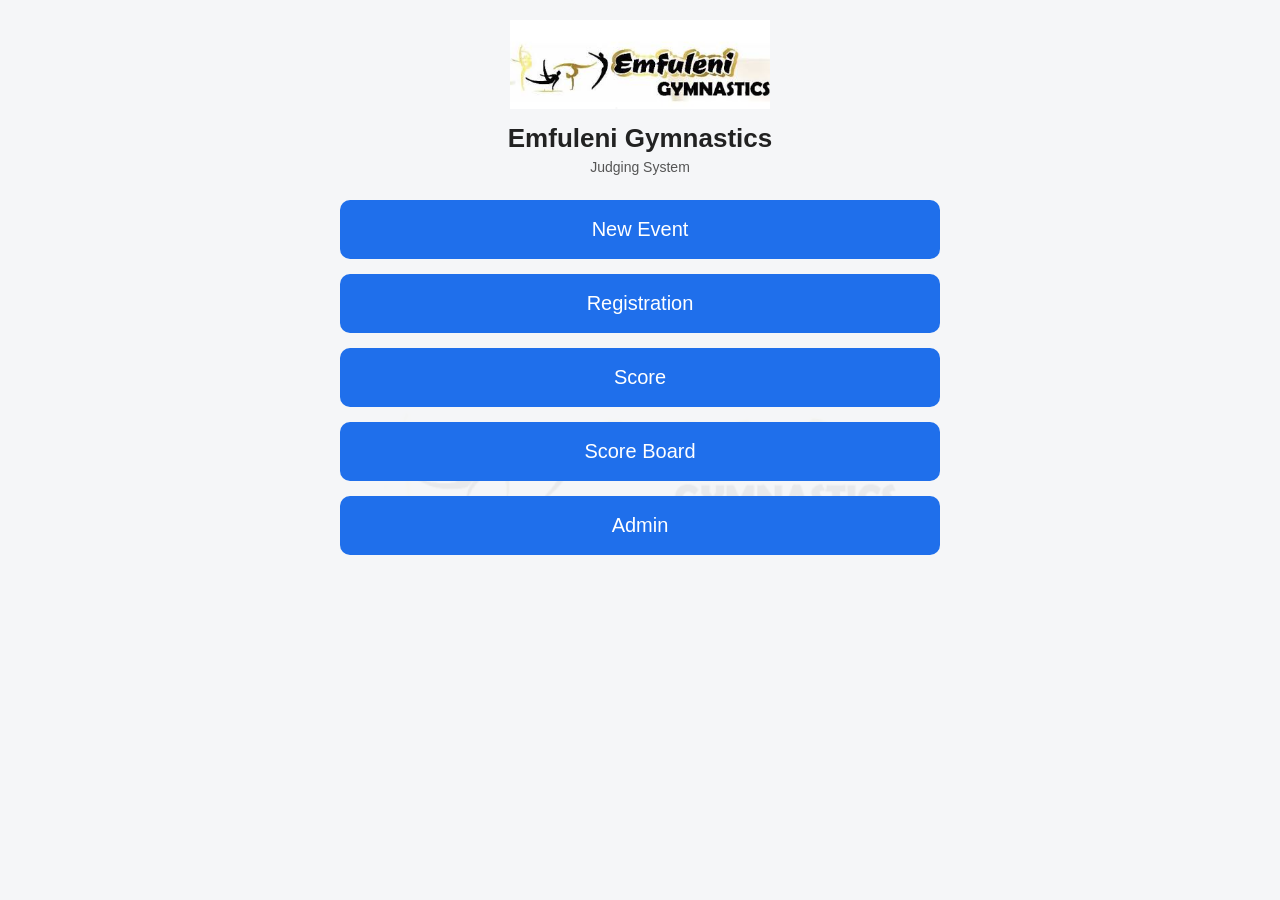
<file: index.html>
<!DOCTYPE html>
<html lang="en">
<head>
  <meta charset="UTF-8">
  <meta name="viewport" content="width=device-width, initial-scale=1.0">
  <title>Emfuleni Gymnastics</title>

  <style>
    body {
      margin: 0;
      font-family: Arial, sans-serif;
      background: #f5f6f8;
      color: #222;
      position: relative;
    }

    /* soft watermark */
    body::before {
      content: "";
      position: fixed;
      inset: 0;
      background: url("logo.png") center center / 40% no-repeat;
      opacity: 0.05;
      pointer-events: none;
      z-index: 0;
    }

    .page-wrap {
      position: relative;
      z-index: 1;
      max-width: 600px;
      margin: auto;
      padding: 20px;
    }

    /* ================= HEADER ================= */
    .top-header {
      text-align: center;
      margin-bottom: 25px;
    }

    .top-logo {
      max-width: 260px;
      width: 80%;
      height: auto;
      margin-bottom: 10px;
    }

    .top-header h1 {
      margin: 0;
      font-size: 26px;
    }

    .top-header p {
      margin: 5px 0 0 0;
      font-size: 14px;
      color: #555;
    }

    /* ================= TITLE ================= */
    .title {
      text-align: center;
      margin-bottom: 25px;
    }

    .title h1 {
      margin: 0;
      font-size: 30px;
    }

    /* ================= MENU ================= */
    .menu {
      display: flex;
      flex-direction: column;
      gap: 15px;
    }

    .menu button {
      padding: 18px;
      font-size: 20px;
      border: none;
      border-radius: 10px;
      background: #1f6feb;
      color: white;
      cursor: pointer;
      width: 100%;
    }

    .menu button:hover {
      background: #174ea6;
    }

    @media (max-width: 640px) {
      .top-logo {
        max-width: 200px;
      }

      .title h1 {
        font-size: 26px;
      }

      .menu button {
        font-size: 18px;
        padding: 16px;
      }
    }
  </style>
</head>

<body>

  <div class="page-wrap">

    <!-- LOGO TOP CENTER -->
    <div class="top-header">
      <img src="logo.png" class="top-logo" alt="Emfuleni Gymnastics">
      <h1>Emfuleni Gymnastics</h1>
      <p>Judging System</p>
    </div>

    
    <!-- MENU -->
    <div class="menu">
      <button onclick="go('new-event.html')">New Event</button>
      <button onclick="go('registration.html')">Registration</button>
      <button onclick="go('landing.html')">Score</button>
      <button onclick="go('scoreboard.html')">Score Board</button>
      <button onclick="go('admin.html')">Admin</button>
    </div>

  </div>

  <script>
    function go(page) {
      window.location.href = page;
    }
  </script>

</body>
</html>
</file>
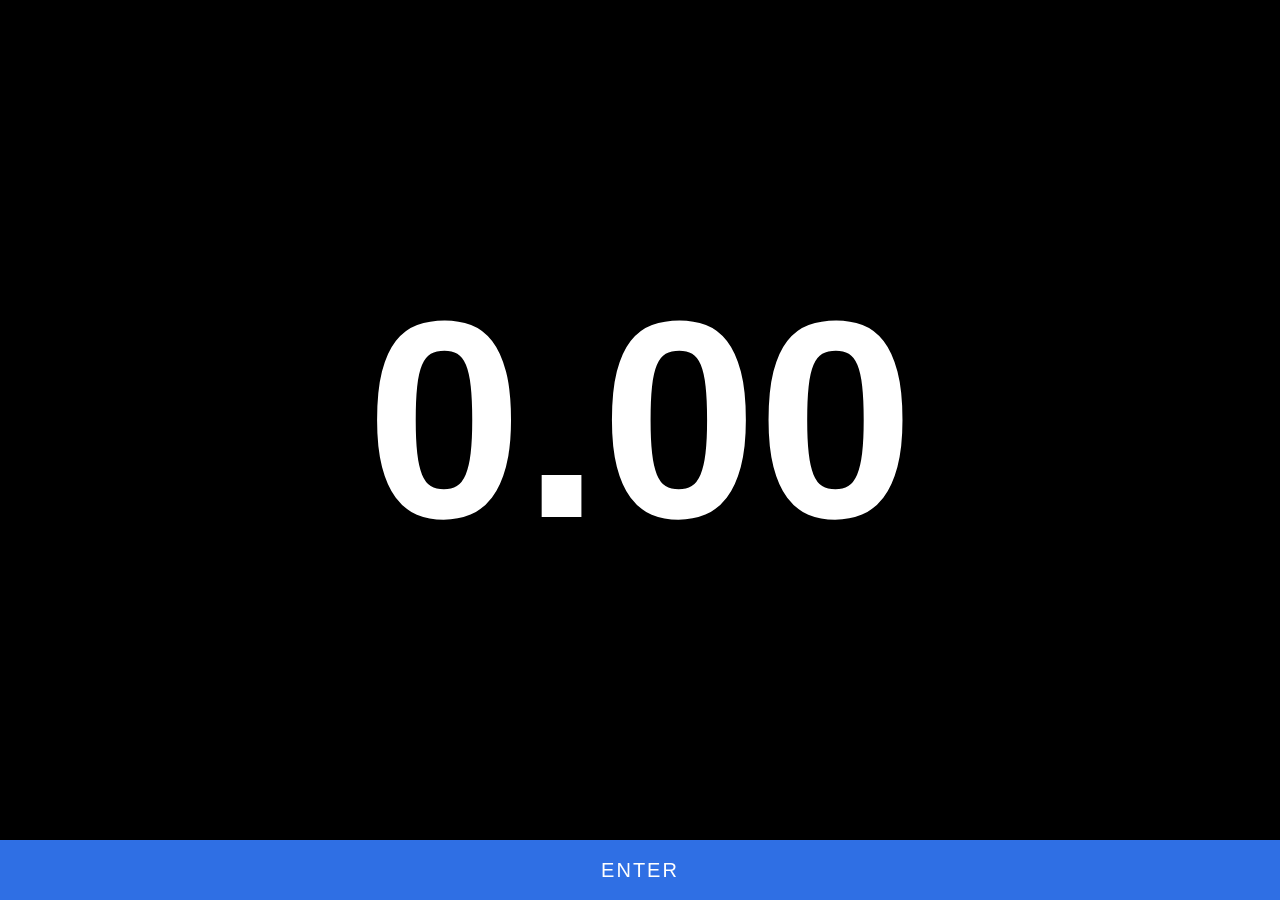
<file: display.html>
<!DOCTYPE html>
<html lang="en">
<head>
  <meta charset="UTF-8" />

  <!-- iPad magic -->
  <meta name="viewport" content="width=device-width, initial-scale=1.0">
  <meta name="apple-mobile-web-app-capable" content="yes">
  <meta name="apple-mobile-web-app-status-bar-style" content="black-translucent">

  <title>Score Display</title>

  <style>
    html, body {
      margin: 0;
      padding: 0;
      height: 100%;
      background: black;
      font-family: Arial, sans-serif;
      overflow: hidden;
    }

    .screen {
      display: flex;
      flex-direction: column;
      height: 100vh;
      width: 100vw;
    }

    .score {
      flex: 1;
      display: flex;
      align-items: center;
      justify-content: center;
      color: white;
      font-weight: bold;
      font-size: 22vw;
      text-align: center;
    }

    .enter-bar {
      height: 60px;
      background: #2f6fe4;
      color: white;
      display: flex;
      align-items: center;
      justify-content: center;
      font-size: 20px;
      letter-spacing: 2px;
      cursor: pointer;
      user-select: none;
    }

    .enter-bar:active {
      background: #1e4fb3;
    }
  </style>
</head>

<body>

  <div class="screen">
    <div id="score" class="score">0.00</div>

    <div class="enter-bar" onclick="nextScore()">
      ENTER
    </div>
  </div>

  <script src="display.js"></script>

</body>
</html>
</file>
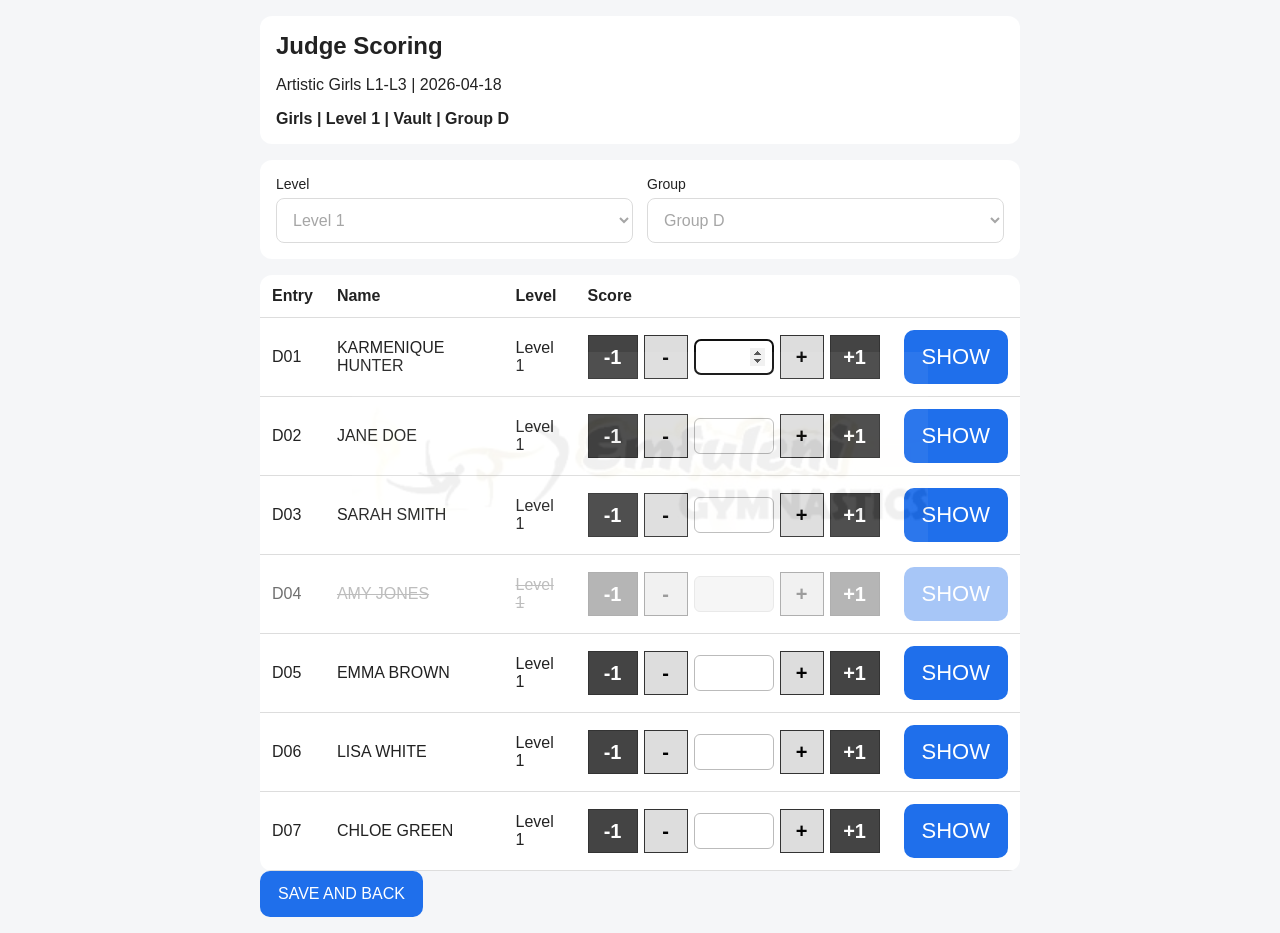
<file: judge.html>
<!DOCTYPE html>
<html lang="en">
<head>
  <meta charset="UTF-8" />
  <meta name="viewport" content="width=device-width, initial-scale=1.0"/>
  <title>Judge Scoring</title>
  <link rel="stylesheet" href="style.css" />
</head>
<body>

<div class="app">

  <div class="header">
    <h1>Judge Scoring</h1>
    <p id="eventTitle">Artistic Girls L1-L3 | 2026-04-18</p>
    <div class="context" id="contextText">Girls | Level 1 | Vault | Group D</div>
  </div>

  <div class="card selectors">
    <label>
      Level
      <select id="levelSelect">
        <option value="Level 1" selected>Level 1</option>
        <option value="Level 2">Level 2</option>
        <option value="Level 3">Level 3</option>
      </select>
    </label>

    <label>
      Group
      <select id="groupSelect">
        <option value="Group A">Group A</option>
        <option value="Group B">Group B</option>
        <option value="Group C">Group C</option>
        <option value="Group D" selected>Group D</option>
      </select>
    </label>
  </div>

  <table class="score-table">
    <thead>
      <tr>
        <th>Entry</th>
        <th>Name</th>
        <th>Level</th>
        <th>Score</th>
        <th></th>
      </tr>
    </thead>
    <tbody id="tableBody"></tbody>
  </table>

  <button class="save-back-btn" onclick="saveAndBack()">
  SAVE AND BACK
</button>

</div>

<script src="judge.js"></script>
</body>
</html>
</file>
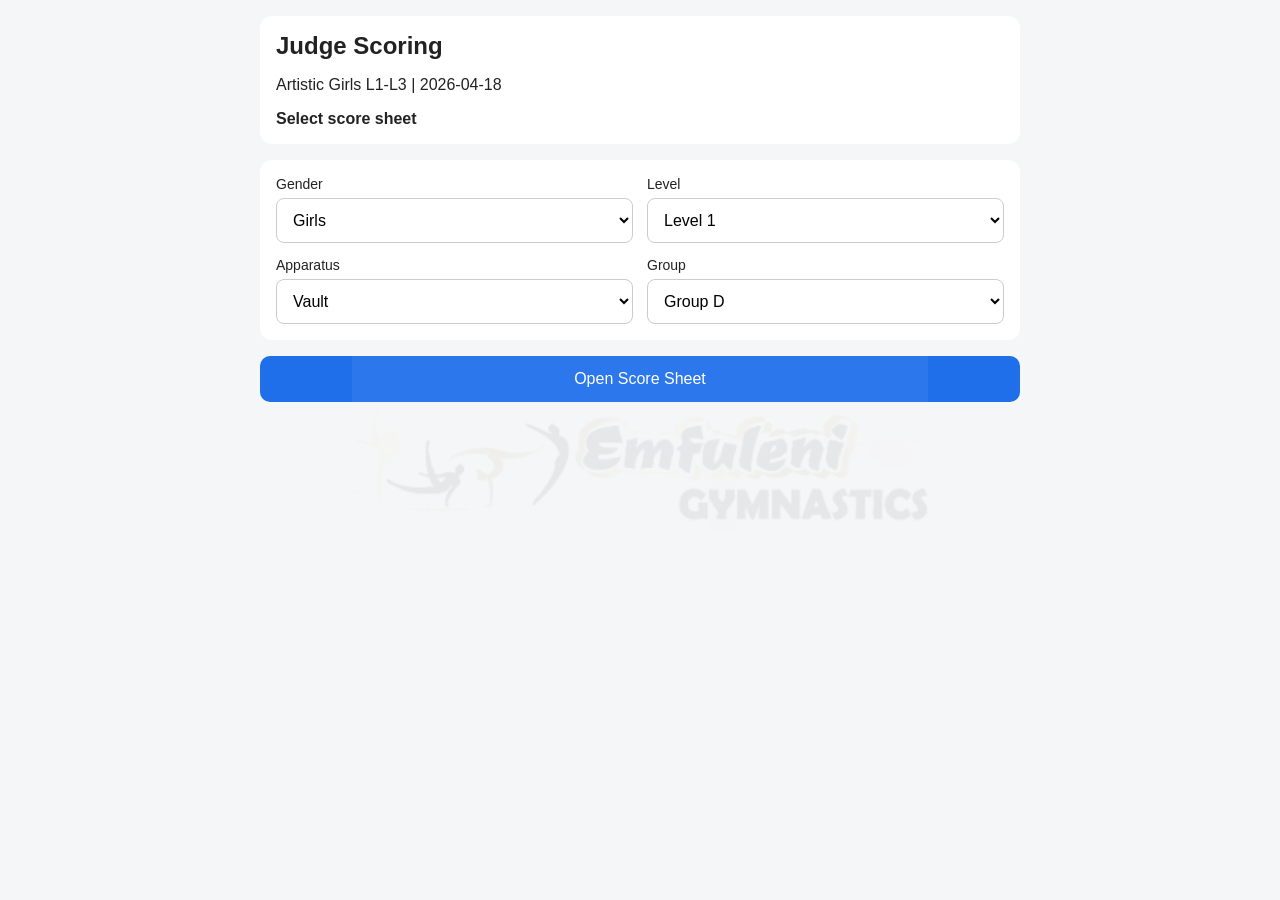
<file: landing.html>
<!DOCTYPE html>
<html lang="en">
<head>
  <meta charset="UTF-8" />
  <meta name="viewport" content="width=device-width, initial-scale=1.0" />
  <title>Judge Landing</title>
  <link rel="stylesheet" href="style.css" />
</head>
<body>
  <div class="app">
    <header class="header">
      <h1>Judge Scoring</h1>
      <p>Artistic Girls L1-L3 | 2026-04-18</p>
      <div class="context">Select score sheet</div>
    </header>

    <section class="selectors card">
      <label>
        Gender
        <select id="genderSelect">
          <option value="Girls" selected>Girls</option>
          <option value="Boys">Boys</option>
        </select>
      </label>

      <label>
        Level
        <select id="levelSelect">
          <option value="Level 1" selected>Level 1</option>
          <option value="Level 2">Level 2</option>
          <option value="Level 3">Level 3</option>
          <option value="Level 4">Level 4</option>
          <option value="Level 5">Level 5</option>
          <option value="Level 6">Level 6</option>
          <option value="Fun Gym">Fun Gym</option>
        </select>
      </label>

      <label>
        Apparatus
        <select id="apparatusSelect">
          <option value="Vault" selected>Vault</option>
          <option value="Bars">Bars</option>
          <option value="Beam">Beam</option>
          <option value="Floor">Floor</option>
          <option value="H_Bar">H_Bar</option>
          <option value="P_Bars">P_Bars</option>
          <option value="Pommel">Pommel</option>
          <option value="Mushroom">Mushroom</option>
          <option value="DM">DM</option>
          <option value="Euro">Euro</option>
        </select>
      </label>

      <label>
        Group
        <select id="groupSelect">
          <option value="Group A">Group A</option>
          <option value="Group B">Group B</option>
          <option value="Group C">Group C</option>
          <option value="Group D" selected>Group D</option>
          <option value="Group E">Group E</option>
          <option value="Group F">Group F</option>
          <option value="Group G">Group G</option>
        </select>
      </label>
    </section>

    <footer class="footer">
      <button id="openBtn" class="primary">Open Score Sheet</button>
    </footer>
  </div>

  <script src="landing.js"></script>
</body>
</html>
</file>
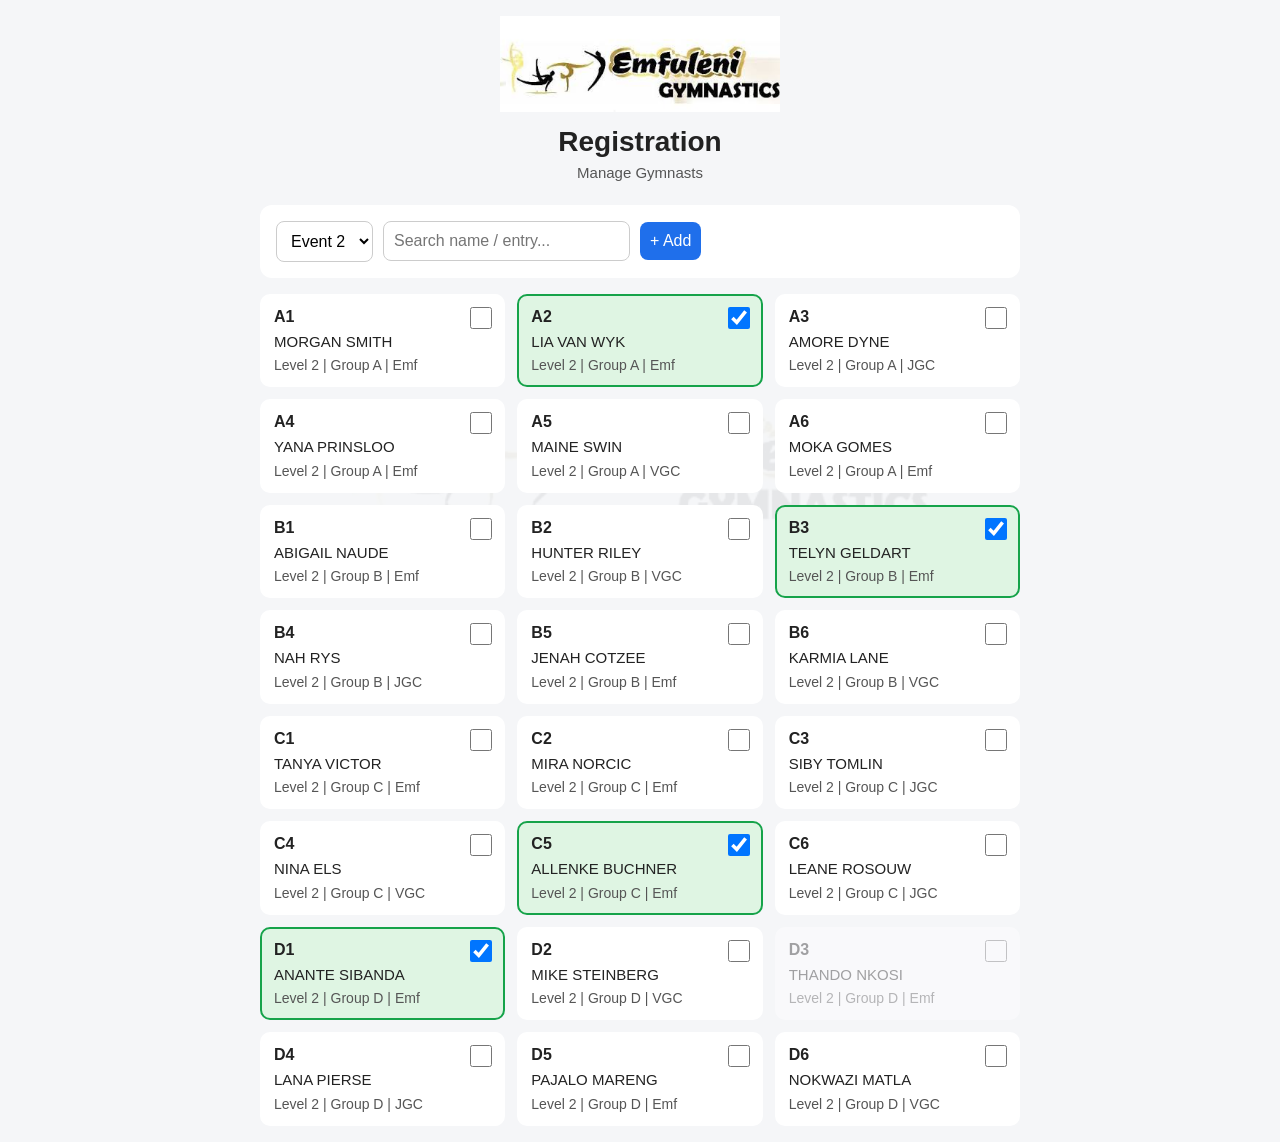
<file: registration.html>
<!DOCTYPE html>
<html lang="en">
<head>
  <meta charset="UTF-8">
  <meta name="viewport" content="width=device-width, initial-scale=1.0">
  <title>Registration</title>
  <link rel="stylesheet" href="style.css">
</head>
<body>

  <div class="page-wrap">
    <div class="top-header">
      <img src="logo.png" class="top-logo" alt="Emfuleni Gymnastics">
      <h1>Registration</h1>
      <p>Manage Gymnasts</p>
    </div>

    <div class="card reg-top">
      <select id="eventSelect">
        <option>Event 1</option>
        <option selected>Event 2</option>
      </select>

      <div class="search-wrap">
  <input type="text" id="searchBox" placeholder="Search name / entry...">
  <button type="button" id="clearSearch" onclick="clearSearch()">✖</button>
</div>

      <button type="button" onclick="addNew()">+ Add</button>
    </div>

    <div id="grid" class="reg-grid"></div>

    <div class="card reg-editor hidden" id="editor">
      <h3>Edit Gymnast</h3>

      <div class="editor-row">
        <label>
          Entry
          <input id="editEntry" type="text">
        </label>

        <label>
          Name
          <input id="editName" type="text">
        </label>
      </div>

      <button type="button" class="primary" onclick="saveEdit()">Save</button>
    </div>
  </div>

  <script src="registration.js"></script>
</body>
</html>
</file>
<file: style.css>
/* =========================
   BASE
   ========================= */
body {
  margin: 0;
  font-family: Arial, sans-serif;
  background: #f5f6f8;
  color: #222;
  position: relative;
}

/* soft watermark */
body::before {
  content: "";
  position: fixed;
  inset: 0;
  background: url("logo.png") center center / 45% no-repeat;
  opacity: 0.06;
  pointer-events: none;
  z-index: 0;
}

.page-wrap {
  position: relative;
  z-index: 1;
  max-width: 760px;
  margin: 0 auto;
  padding: 16px;
}

/* =========================
   TOP HEADER / LOGO
   ========================= */
.top-header {
  text-align: center;
  margin-bottom: 24px;
}

.top-logo {
  max-width: 280px;
  width: 80%;
  height: auto;
  margin-bottom: 10px;
}

.top-header h1 {
  margin: 0;
  font-size: 28px;
}

.top-header p {
  margin: 6px 0 0 0;
  font-size: 15px;
  color: #555;
}

/* =========================
   APP / CARDS
   ========================= */
.app {
  max-width: 760px;
  margin: 0 auto;
  padding: 16px;
}

.header,
.card {
  background: white;
  padding: 16px;
  border-radius: 12px;
  margin-bottom: 16px;
  box-sizing: border-box;
}

.header h1 {
  margin: 0 0 10px;
  font-size: 24px;
}

.context {
  margin-top: 8px;
  font-weight: bold;
}

/* =========================
   INDEX / MENU
   ========================= */
.container {
  width: 100%;
  max-width: 500px;
  margin: 0 auto;
}

.title {
  text-align: center;
  margin-bottom: 25px;
}

.title h1 {
  margin: 0;
  font-size: 32px;
}

.menu {
  display: flex;
  flex-direction: column;
  gap: 15px;
}

.menu button {
  padding: 18px;
  font-size: 20px;
  border: none;
  border-radius: 10px;
  background: #1f6feb;
  color: white;
  cursor: pointer;
  width: 100%;
}

.menu button:hover {
  background: #174ea6;
}

/* =========================
   SELECTORS
   ========================= */
.selectors {
  display: grid;
  grid-template-columns: 1fr 1fr;
  gap: 14px;
}

label {
  display: flex;
  flex-direction: column;
  gap: 6px;
  font-size: 14px;
}

select {
  padding: 12px;
  font-size: 16px;
  border-radius: 8px;
  border: 1px solid #ccc;
  background: white;
}

/* =========================
   TABLE
   ========================= */
.score-table {
  width: 100%;
  border-collapse: collapse;
  background: white;
  border-radius: 12px;
  overflow: hidden;
}

.score-table th,
.score-table td {
  padding: 12px;
  border-bottom: 1px solid #ddd;
  text-align: left;
  vertical-align: middle;
}

.level-cell {
  color: #555;
  white-space: nowrap;
}

/* =========================
   SCORE CONTROLS
   ========================= */
.score-controls {
  display: flex;
  gap: 6px;
  align-items: center;
}

.score-input {
  width: 80px;
  padding: 8px;
  text-align: center;
  font-size: 16px;
  border: 1px solid #bbb;
  border-radius: 6px;
  box-sizing: border-box;
}

.adjust-btn {
  width: 44px;
  height: 44px;
  font-size: 20px;
  font-weight: bold;
  border: 1px solid #333;
  border-radius: 0;
  cursor: pointer;
}

.adjust-btn.big {
  background: #444;
  color: white;
  width: 50px;
}

.adjust-btn.small {
  background: #ddd;
  color: #000;
  width: 44px;
}

.show-btn {
  font-size: 22px;
  padding: 14px 18px;
  border: none;
  border-radius: 10px;
  background: #1f6feb;
  color: white;
  cursor: pointer;
}

.show-btn:disabled,
.adjust-btn:disabled {
  cursor: not-allowed;
  opacity: 0.6;
}

/* =========================
   DNC / DONE STATES
   ========================= */
.dnc {
  color: #999;
  text-decoration: line-through;
}

.dnc-input {
  background: #f1f1f1;
  color: transparent;
  border-color: #ddd;
}

.row-dnc {
  opacity: 0.65;
}

.row-done {
  background: #eaf7ea;
}

/* =========================
   BUTTON AREAS
   ========================= */
.footer,
.top-actions {
  margin-top: 16px;
  margin-bottom: 16px;
}

.primary,
.secondary {
  padding: 14px 18px;
  font-size: 16px;
  border: none;
  border-radius: 10px;
  cursor: pointer;
}

.primary {
  width: 100%;
  background: #1f6feb;
  color: white;
}

.secondary {
  background: #e5e7eb;
  color: #111;
}

.save-back-btn {
  background: #1f6feb;
  color: white;
  border: none;
  border-radius: 10px;
  padding: 14px 18px;
  font-size: 16px;
  cursor: pointer;
}

/* =========================
   JUDGE / DISPLAY PAGE
   ========================= */
.hidden {
  display: none;
}

.judge-container {
  height: 100vh;
  display: flex;
  flex-direction: column;
  justify-content: space-between;
  text-align: center;
  padding: 20px;
  box-sizing: border-box;
}

.judge-header {
  font-size: 20px;
  line-height: 1.4;
}

.judge-score {
  font-size: 120px;
  text-align: center;
  border: none;
  outline: none;
}

.judge-score-small {
  font-size: 60px;
  text-align: center;
  border: none;
  outline: none;
  margin-top: 40px;
}

.enter-btn {
  font-size: 30px;
  padding: 20px;
  border: none;
  background: #1f6feb;
  color: white;
  border-radius: 10px;
  cursor: pointer;
}

.display-screen {
  height: 100vh;
  display: flex;
  flex-direction: column;
  justify-content: space-between;
  text-align: center;
  background: #ffffff;
}

.big-score {
  font-size: 22vw;
  font-weight: bold;
  margin-top: 25vh;
  letter-spacing: 5px;
}

.enter-small {
  font-size: 16px;
  padding: 10px;
  margin-bottom: 20px;
  border: none;
  border-radius: 8px;
  background: #1f6feb;
  color: white;
  cursor: pointer;
}

/* =========================
   MOBILE
   ========================= */
@media (max-width: 640px) {
  .page-wrap,
  .app {
    padding: 12px;
  }

  .selectors {
    grid-template-columns: 1fr;
  }

  .score-table th,
  .score-table td {
    padding: 10px 8px;
    font-size: 14px;
  }

  .score-input {
    width: 70px;
  }

  .top-logo {
    max-width: 220px;
  }

  .top-header h1 {
    font-size: 24px;
  }

  .title h1 {
    font-size: 28px;
  }

  .menu button {
    font-size: 18px;
    padding: 16px;
  }
}

/* =========================
   REGISTRATION PAGE
   ========================= */

.hidden {
  display: none;
}

.reg-top {
  display: flex;
  gap: 10px;
  flex-wrap: wrap;
  align-items: center;
}

.reg-top input,
.reg-top select,
.reg-top button {
  padding: 10px;
  font-size: 16px;
  border-radius: 8px;
}

.reg-top input,
.reg-top select {
  border: 1px solid #ccc;
  background: white;
}

.reg-top button {
  border: none;
  background: #1f6feb;
  color: white;
  cursor: pointer;
}

.reg-grid {
  display: grid;
  grid-template-columns: repeat(3, 1fr);
  gap: 12px;
  margin-top: 16px;
}

.reg-cell {
  position: relative;
  background: white;
  border: 2px solid transparent;
  border-radius: 10px;
  padding: 12px;
  min-height: 70px;
  cursor: pointer;
  box-sizing: border-box;
}

.reg-cell:hover {
  border-color: #1f6feb;
}

.reg-cell.present {
  background: #dff5e3;
  border: 2px solid #16a34a;
}

.reg-cell.inactive {
  opacity: 0.4;
  filter: grayscale(0.2);
}

.reg-cell.selected {
  border: 2px solid #2563eb;
}

.reg-checkbox {
  position: absolute;
  top: 8px;
  right: 8px;
}

.reg-checkbox input {
  width: 22px;
  height: 22px;
  cursor: pointer;
}

.reg-entry {
  font-weight: bold;
  margin-bottom: 6px;
  padding-right: 28px;
}

.reg-name {
  font-size: 15px;
  line-height: 1.3;
}

.reg-meta {
  margin-top: 6px;
  font-size: 14px;
  color: #555;
}

.reg-editor {
  margin-top: 16px;
}

.editor-row {
  display: flex;
  gap: 16px;
  margin-bottom: 12px;
  flex-wrap: wrap;
}

.editor-row label {
  display: flex;
  flex-direction: column;
  gap: 6px;
}

.editor-row input[type="text"] {
  padding: 10px;
  font-size: 16px;
  border: 1px solid #ccc;
  border-radius: 8px;
  min-width: 180px;
}

@media (max-width: 640px) {
  .reg-grid {
    grid-template-columns: 1fr;
  }

  .editor-row {
    flex-direction: column;
  }

  .editor-row input[type="text"] {
    min-width: 100%;
    box-sizing: border-box;
  }
}
.search-wrap {
  position: relative;
  display: flex;
  align-items: center;
}

.search-wrap input {
  padding-right: 35px;
}

#clearSearch {
  position: absolute;
  right: 8px;
  border: none;
  background: transparent;
  font-size: 18px;
  cursor: pointer;
  color: #888;
  display: none;
}

#clearSearch:hover {
  color: #000;
}
</file>
